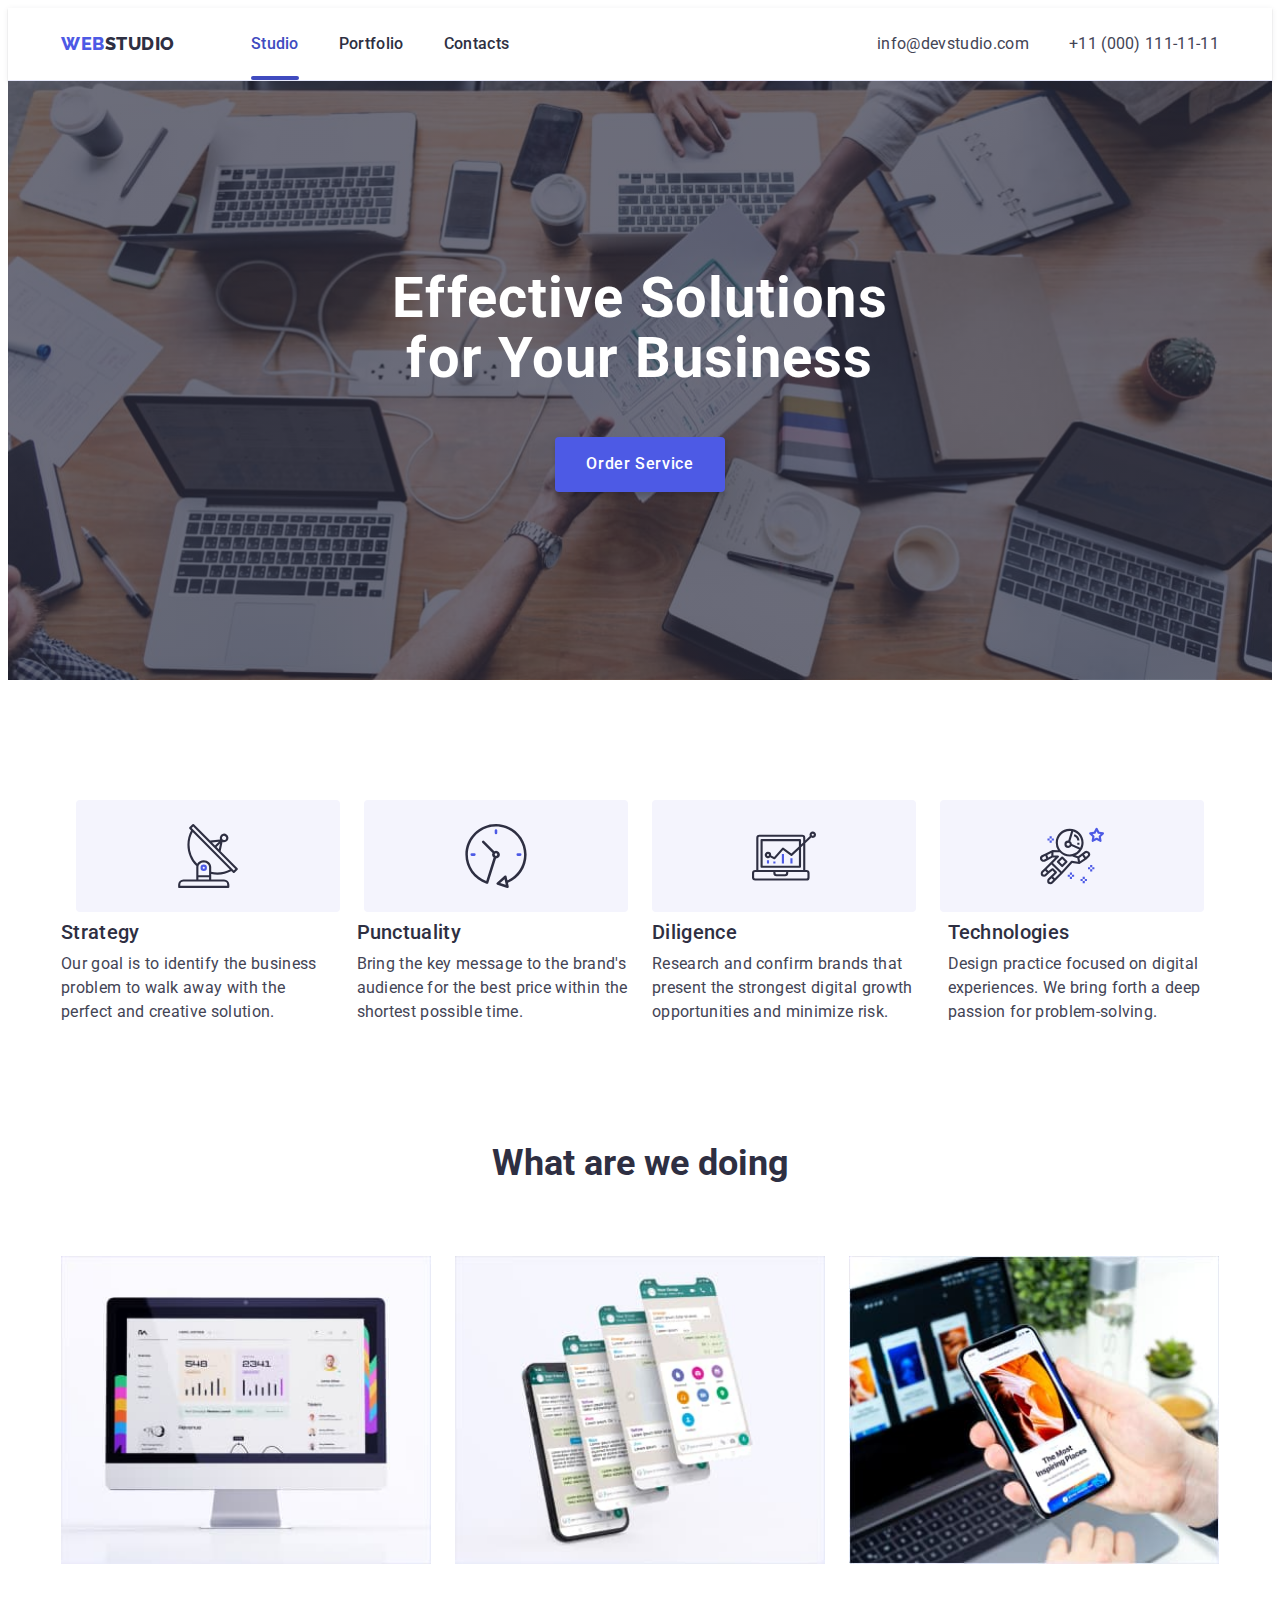
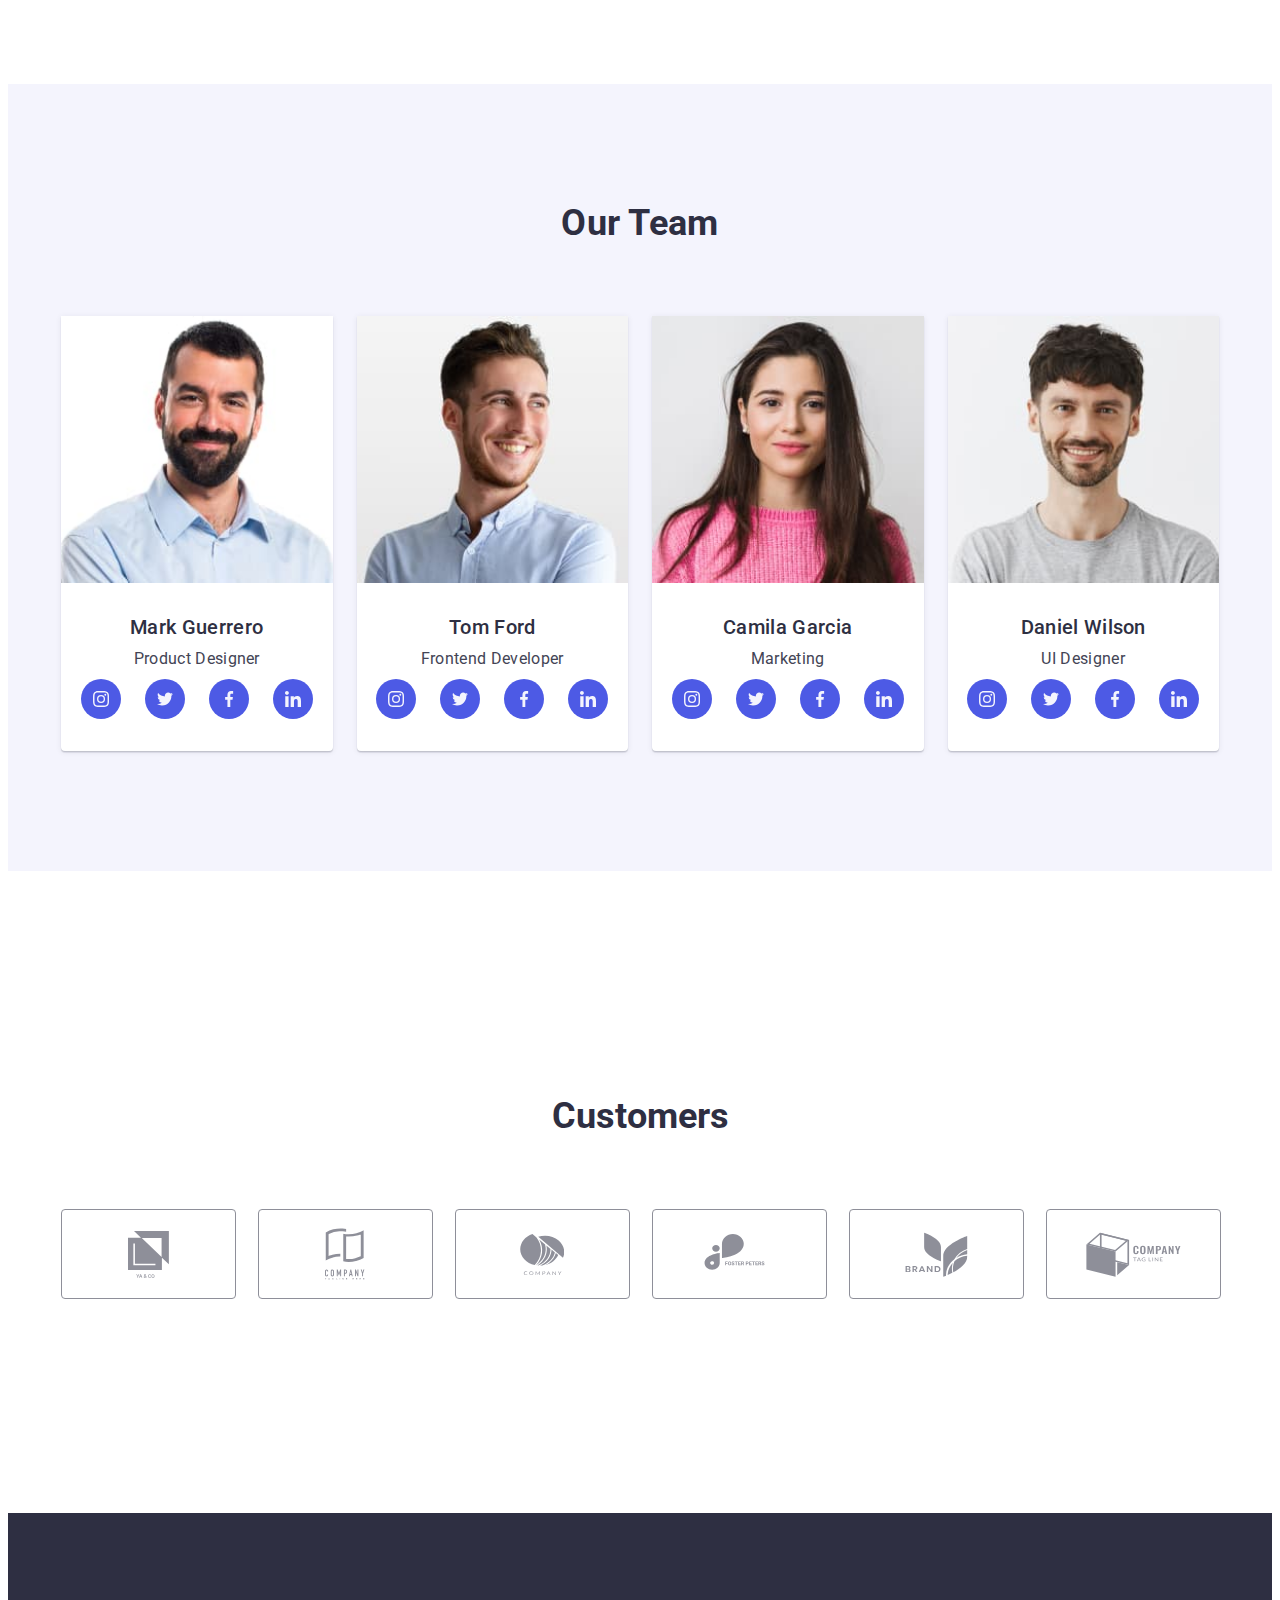
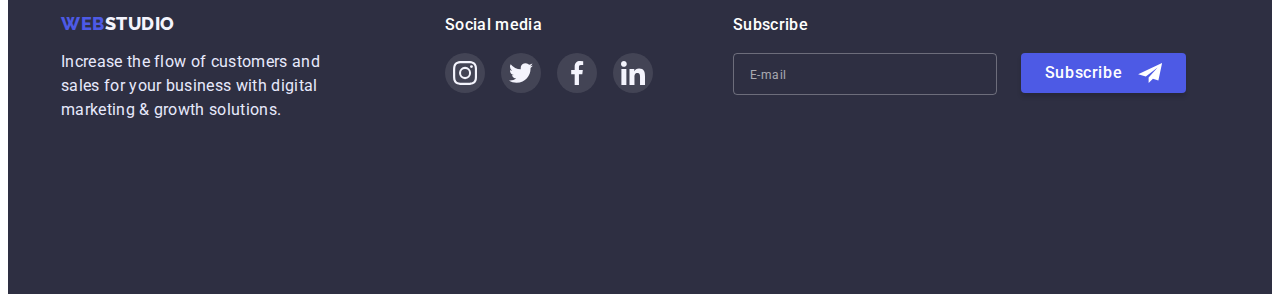
<file: index.html>
<!DOCTYPE html>
<html lang="en">
  <head>
    <meta charset="UTF-8" />
    <meta http-equiv="X-UA-Compatible" content="IE=edge" />
    <meta name="viewport" content="width=device-width, initial-scale=1.0" />
    <title>Web Studio</title>
    <link rel="preconnect" href="https://fonts.googleapis.com" />
    <link rel="preconnect" href="https://fonts.gstatic.com" crossorigin />
    <link
      href="https://fonts.googleapis.com/css2?family=Raleway:wght@800&family=Roboto:wght@400;500;700;900&display=swap"
      rel="stylesheet"
    />
    <link
      rel="stylesheet"
      href="https://cdnjs.cloudflare.com/ajax/libs/modern-normalize/1.1.0/modern-normalize.min.css"
      integrity="sha512-wpPYUAdjBVSE4KJnH1VR1HeZfpl1ub8YT/NKx4PuQ5NmX2tKuGu6U/JRp5y+Y8XG2tV+wKQpNHVUX03MfMFn9Q=="
      crossorigin="anonymous"
      referrerpolicy="no-referrer"
    />
    <link rel="stylesheet" href="./css/styles.css" />
    <link rel="stylesheet" href="./css/mobile.css" />
    <link rel="stylesheet" href="./css/tablet.css" />
    <link rel="stylesheet" href="./css/desctop.css" />
  </head>
  <body>
    <!--Header-->
    <header class="header">
      <div class="container header-container">
        <nav class="header-nav">
          <a href="./index.html" class="logo link"
            >Web<span class="logo-studio">Studio</span></a
          >
          <ul class="site-nav list">
            <li class="site-item">
              <a href="./index.html" class="link current">Studio</a>
            </li>
            <li class="site-item">
              <a href="./portfolio.html" class="link">Portfolio</a>
            </li>
            <li class="site-item">
              <a href="" class="link">Contacts</a>
            </li>
          </ul>
        </nav>
        <address class="address">
          <ul class="list contacts-list">
            <li class="link-contacts">
              <a href="mailto:info@devstudio.com" class="link"
                >info@devstudio.com</a
              >
            </li>
            <li class="link-contacts">
              <a href="tel:+110001111111" class="link">+11 (000) 111-11-11</a>
            </li>
          </ul>
        </address>
        <!-- mobile-hamburger-menu -->
        <button
          type="button"
          class="btn-menu-open js-open-menu"
          aria-expanded="false"
          aria-controls="mobile-menu-nav"
        >
          <svg class="hamburger-icon" width="32" height="22">
            <use href="./images/symbol-defs.svg#hamburger"></use>
          </svg>
        </button>
      </div>
      <div class="mobile-menu js-menu-container" id="mobile-menu-nav">
        <div class="container">
          <div class="mob-menu-top">
            <button type="button" class="mobile-btn-close js-close-menu">
              <svg class="mobile-btn-icon" width="8" height="8">
                <use href="./images/symbol-defs.svg#icon-close-modal-btn"></use>
              </svg>
            </button>
            <ul class="mobile-menu-nav list">
              <li class="mobile-item">
                <a href="./index.html" class="link mobile-link current"
                  >Studio</a
                >
              </li>
              <li class="mobile-item">
                <a href="./portfolio.html" class="link mobile-link"
                  >Portfolio</a
                >
              </li>
              <li class="mobile-item">
                <a href="#" class="link mobile-link current">Contacts</a>
              </li>
            </ul>
          </div>
          <div class="mob-menu-bottom">
            <ul class="list mobile-contacts-list">
              <li class="mobile-contact-items mobile-tel-item">
                <a href="tel:+110001111111" class="link mobile-link-tel"
                  >+11 (000) 111-11-11</a
                >
              </li>
              <li class="mobile-contact-items mobile-email-item">
                <a
                  href="mailto:info@devstudio.com"
                  class="link mobile-link-email"
                  >info@devstudio.com</a
                >
              </li>
            </ul>
            <ul class="mobile-soc-list list">
              <li class="mobile-soc-item">
                <a href="" class="mobile-soc-link link">
                  <svg class="mobile-soc-icon" width="24" height="24">
                    <use href="./images/symbol-defs.svg#icon-instagram"></use>
                  </svg>
                </a>
              </li>
              <li class="mobile-soc-item">
                <a href="" class="mobile-soc-link link">
                  <svg class="mobile-soc-icon" width="24" height="24">
                    <use href="./images/symbol-defs.svg#icon-twitter"></use>
                  </svg>
                </a>
              </li>
              <li class="mobile-soc-item">
                <a href="" class="mobile-soc-link link">
                  <svg class="mobile-soc-icon" width="24" height="24">
                    <use href="./images/symbol-defs.svg#icon-facebook"></use>
                  </svg>
                </a>
              </li>
              <li class="mobile-soc-item">
                <a href="" class="mobile-soc-link link">
                  <svg class="mobile-soc-icon" width="24" height="24">
                    <use href="./images/symbol-defs.svg#icon-linkedin"></use>
                  </svg>
                </a>
              </li>
            </ul>
          </div>
        </div>
      </div>
    </header>
    <!--M A I N content-->
    <main>
      <!--H E R O section-->
      <section class="hero-section">
        <h1 class="hero-title">Effective Solutions for Your Business</h1>
        <button type="button" class="hero-btn" data-modal-open>
          Order Service
        </button>
      </section>

      <!--section1 Features-->
      <section class="section features">
        <div class="container">
          <h2 class="hidden">Features</h2>
          <ul class="list feature-svg-list">
            <li class="feature-item">
              <svg class="feature-icon" width="64" height="64">
                <use href="./images/symbol-defs.svg#icon-antenna"></use>
              </svg>
            </li>
            <li class="feature-item">
              <svg class="feature-icon" width="64" height="64">
                <use href="./images/symbol-defs.svg#icon-clock"></use>
              </svg>
            </li>
            <li class="feature-item">
              <svg class="feature-icon" width="64" height="64">
                <use href="./images/symbol-defs.svg#icon-diagram"></use>
              </svg>
            </li>
            <li class="feature-item">
              <svg class="feature-icon" width="64" height="64">
                <use href="./images/symbol-defs.svg#icon-astronaut"></use>
              </svg>
            </li>
          </ul>
          <ul class="list features-list">
            <li class="item">
              <h3 class="section-title">Strategy</h3>
              <p class="section-text">
                Our goal is to identify the business problem to walk away with
                the perfect and creative solution.
              </p>
            </li>
            <li class="item">
              <h3 class="section-title">Punctuality</h3>
              <p class="section-text">
                Bring the key message to the brand's audience for the best price
                within the shortest possible time.
              </p>
            </li>
            <li class="item">
              <h3 class="section-title">Diligence</h3>
              <p class="section-text">
                Research and confirm brands that present the strongest digital
                growth opportunities and minimize risk.
              </p>
            </li>
            <li class="item">
              <h3 class="section-title">Technologies</h3>
              <p class="section-text">
                Design practice focused on digital experiences. We bring forth a
                deep passion for problem-solving.
              </p>
            </li>
          </ul>
        </div>
      </section>
      <!--section2 ABOUT-->
      <section class="about">
        <div class="container">
          <h2 class="section-title">What are we doing</h2>
          <ul class="list about-list">
            <li class="item-about">
              <img
                srcset="
                  ./images/computer-application.jpg 1x,
                  ./images/about-desctop-1@2x.jpg   2x
                "
                src="./images/computer-application.jpg"
                alt="computer application"
              />
            </li>
            <li class="item-about">
              <img
                srcset="
                  ./images/mobile-application.jpg 1x,
                  ./images/about-desctop-2@2x.jpg 2x
                "
                src="./images/mobile-application.jpg"
                alt="computer application"
              />
            </li>
            <li class="item-about">
              <img
                srcset="
                  ./images/computer-mobile.jpg    1x,
                  ./images/about-desctop-3@2x.jpg 2x
                "
                src="./images/computer-mobile.jpg"
                alt="phone and computer synchronization"
              />
            </li>
          </ul>
        </div>
      </section>
      <!--section-3 T E A M-->
      <section class="section team-section">
        <div class="container">
          <h2 class="section-title team-title">Our Team</h2>
          <ul class="list team-list">
            <li class="team-item">
              <img
                srcset="
                  ./images/team-member1.jpg     1x,
                  ./images/team-member-1@2x.jpg 2x
                "
                src="./images/team-member1.jpg"
                alt="Photo by product designer Mark Guerrero"
              />
              <div class="team-subcontainer">
                <h3 class="section-subtitle">Mark Guerrero</h3>
                <p class="section-text team-text">Product Designer</p>
                <ul class="team-soc-list list">
                  <li class="team-soc-item">
                    <a href="" class="team-soc-link link">
                      <svg class="team-soc-icon" width="16" height="16">
                        <use
                          href="./images/symbol-defs.svg#icon-instagram"
                        ></use>
                      </svg>
                    </a>
                  </li>
                  <li class="team-soc-item">
                    <a href="" class="team-soc-link link">
                      <svg class="team-soc-icon" width="16" height="16">
                        <use href="./images/symbol-defs.svg#icon-twitter"></use>
                      </svg>
                    </a>
                  </li>
                  <li class="team-soc-item">
                    <a href="" class="team-soc-link link">
                      <svg class="team-soc-icon" width="16" height="16">
                        <use
                          href="./images/symbol-defs.svg#icon-facebook"
                        ></use>
                      </svg>
                    </a>
                  </li>
                  <li class="team-soc-item">
                    <a href="" class="team-soc-link link">
                      <svg class="team-soc-icon" width="16" height="16">
                        <use
                          href="./images/symbol-defs.svg#icon-linkedin"
                        ></use>
                      </svg>
                    </a>
                  </li>
                </ul>
              </div>
            </li>
            <li class="team-item">
              <img
                srcset="
                  ./images/team-member2.jpg     1x,
                  ./images/team-member-2@2x.jpg 2x
                "
                src="./images/team-member2.jpg"
                alt="Photo by frontend developer Tom Ford"
              />
              <div class="team-subcontainer">
                <h3 class="section-subtitle">Tom Ford</h3>
                <p class="section-text team-text">Frontend Developer</p>
                <ul class="team-soc-list list">
                  <li class="team-soc-item">
                    <a href="" class="team-soc-link link">
                      <svg class="team-soc-icon" width="16" height="16">
                        <use
                          href="./images/symbol-defs.svg#icon-instagram"
                        ></use>
                      </svg>
                    </a>
                  </li>
                  <li class="team-soc-item">
                    <a href="" class="team-soc-link link">
                      <svg class="team-soc-icon" width="16" height="16">
                        <use href="./images/symbol-defs.svg#icon-twitter"></use>
                      </svg>
                    </a>
                  </li>
                  <li class="team-soc-item">
                    <a href="" class="team-soc-link link">
                      <svg class="team-soc-icon" width="16" height="16">
                        <use
                          href="./images/symbol-defs.svg#icon-facebook"
                        ></use>
                      </svg>
                    </a>
                  </li>
                  <li class="team-soc-item">
                    <a href="" class="team-soc-link link">
                      <svg class="team-soc-icon" width="16" height="16">
                        <use
                          href="./images/symbol-defs.svg#icon-linkedin"
                        ></use>
                      </svg>
                    </a>
                  </li>
                </ul>
              </div>
            </li>
            <li class="team-item">
              <img
                srcset="
                  ./images/team-member3.jpg     1x,
                  ./images/team-member-3@2x.jpg 2x
                "
                src="./images/team-member3.jpg"
                alt="Photo by marketing Camila Garcia"
              />
              <div class="team-subcontainer">
                <h3 class="section-subtitle">Camila Garcia</h3>
                <p class="section-text team-text">Marketing</p>
                <ul class="team-soc-list list">
                  <li class="team-soc-item">
                    <a href="" class="team-soc-link link">
                      <svg class="team-soc-icon" width="16" height="16">
                        <use
                          href="./images/symbol-defs.svg#icon-instagram"
                        ></use>
                      </svg>
                    </a>
                  </li>
                  <li class="team-soc-item">
                    <a href="" class="team-soc-link link">
                      <svg class="team-soc-icon" width="16" height="16">
                        <use href="./images/symbol-defs.svg#icon-twitter"></use>
                      </svg>
                    </a>
                  </li>
                  <li class="team-soc-item">
                    <a href="" class="team-soc-link link">
                      <svg class="team-soc-icon" width="16" height="16">
                        <use
                          href="./images/symbol-defs.svg#icon-facebook"
                        ></use>
                      </svg>
                    </a>
                  </li>
                  <li class="team-soc-item">
                    <a href="" class="team-soc-link link">
                      <svg class="team-soc-icon" width="16" height="16">
                        <use
                          href="./images/symbol-defs.svg#icon-linkedin"
                        ></use>
                      </svg>
                    </a>
                  </li>
                </ul>
              </div>
            </li>
            <li class="team-item">
              <img
                srcset="
                  ./images/team-member4.jpg     1x,
                  ./images/team-member-4@2x.jpg 2x
                "
                src="./images/team-member4.jpg"
                alt="Photo by UI desiner Daniel Wilson"
              />
              <div class="team-subcontainer">
                <h3 class="section-subtitle">Daniel Wilson</h3>
                <p class="section-text team-text">UI Designer</p>
                <ul class="team-soc-list list">
                  <li class="team-soc-item">
                    <a href="" class="team-soc-link link">
                      <svg class="team-soc-icon" width="16" height="16">
                        <use
                          href="./images/symbol-defs.svg#icon-instagram"
                        ></use>
                      </svg>
                    </a>
                  </li>
                  <li class="team-soc-item">
                    <a href="" class="team-soc-link link">
                      <svg class="team-soc-icon" width="16" height="16">
                        <use href="./images/symbol-defs.svg#icon-twitter"></use>
                      </svg>
                    </a>
                  </li>
                  <li class="team-soc-item">
                    <a href="" class="team-soc-link link">
                      <svg class="team-soc-icon" width="16" height="16">
                        <use
                          href="./images/symbol-defs.svg#icon-facebook"
                        ></use>
                      </svg>
                    </a>
                  </li>
                  <li class="team-soc-item">
                    <a href="" class="team-soc-link link">
                      <svg class="team-soc-icon" width="16" height="16">
                        <use
                          href="./images/symbol-defs.svg#icon-linkedin"
                        ></use>
                      </svg>
                    </a>
                  </li>
                </ul>
              </div>
            </li>
          </ul>
        </div>
      </section>
      <!-- C u s t o m e r s  S e c t i o n -->
      <section class="customers-section">
        <div class="container">
          <h2 class="section-title customers-title">Customers</h2>
          <div class="customers-container">
            <ul class="customers-list list">
              <li class="customers-item">
                <a href="" class="customers-link link">
                  <svg class="customers-icon" width="41" height="47">
                    <use href="./images/customers.svg#icon-customer-1"></use>
                  </svg>
                </a>
              </li>
              <li class="customers-item">
                <a href="" class="customers-link link">
                  <svg class="customers-icon" width="40" height="52">
                    <use href="./images/customers.svg#icon-customer-2"></use>
                  </svg>
                </a>
              </li>
              <li class="customers-item">
                <a href="" class="customers-link link">
                  <svg class="customers-icon" width="44" height="41">
                    <use href="./images/customers.svg#icon-customer-3"></use>
                  </svg>
                </a>
              </li>
              <li class="customers-item">
                <a href="" class="customers-link link">
                  <svg class="customers-icon" width="85" height="41">
                    <use href="./images/customers.svg#icon-customer-4"></use>
                  </svg>
                </a>
              </li>
              <li class="customers-item">
                <a href="" class="customers-link link">
                  <svg class="customers-icon" width="63" height="45">
                    <use href="./images/customers.svg#icon-customer-5"></use>
                  </svg>
                </a>
              </li>
              <li class="customers-item">
                <a href="" class="customers-link link">
                  <svg class="customers-icon" width="95" height="45">
                    <use href="./images/customers.svg#icon-customer-6"></use>
                  </svg>
                </a>
              </li>
            </ul>
          </div>
        </div>
      </section>
    </main>
    <!--footer-->
    <footer class="footer-section">
      <div class="container footer-container">
        <div class="first-footer-container">
          <a href="./index.html" class="link footer-logo"
            >Web<span class="footer-span">Studio</span></a
          >
          <p class="footer-text">
            Increase the flow of customers and sales for your business with
            digital marketing & growth solutions.
          </p>
        </div>
        <div class="second-footer-container">
          <p class="footer-soc-text">Social media</p>
          <ul class="footer-soc-list list">
            <li class="footer-soc-item">
              <a href="" class="footer-soc-link link">
                <svg class="footer-soc-icon" width="24" height="24">
                  <use href="./images/symbol-defs.svg#icon-instagram"></use>
                </svg>
              </a>
            </li>
            <li class="footer-soc-item">
              <a href="" class="footer-soc-link link">
                <svg class="footer-soc-icon" width="24" height="24">
                  <use href="./images/symbol-defs.svg#icon-twitter"></use>
                </svg>
              </a>
            </li>
            <li class="footer-soc-item">
              <a href="" class="footer-soc-link link">
                <svg class="footer-soc-icon" width="24" height="24">
                  <use href="./images/symbol-defs.svg#icon-facebook"></use>
                </svg>
              </a>
            </li>
            <li class="footer-soc-item">
              <a href="" class="footer-soc-link link">
                <svg class="footer-soc-icon" width="24" height="24">
                  <use href="./images/symbol-defs.svg#icon-linkedin"></use>
                </svg>
              </a>
            </li>
          </ul>
        </div>
        <div class="third-footer-container">
          <p class="footer-soc-text">Subscribe</p>
          <form class="subscribe-form">
            <input
              class="footer-input"
              type="email"
              name="email"
              placeholder="E-mail"
            />
            <button class="btn-footer-subscribe" type="submit">
              Subscribe
              <svg class="footer-subscribe-icon" width="24" height="20">
                <use href="./images/symbol-defs.svg#icon-send"></use>
              </svg>
            </button>
          </form>
        </div>
      </div>
    </footer>
    <!-- M O D A L-W I N D O W -->
    <div class="backdrop is-hidden" data-modal>
      <div class="modal">
        <button type="button" class="modal-close" data-modal-close>
          <svg class="modal-icon" width="8" height="8">
            <use href="./images/symbol-defs.svg#icon-close-modal-btn"></use>
          </svg>
        </button>
        <div class="modal-container">
          <p class="modal-title">
            Leave your contacts and we will call you back
          </p>
          <form class="modal-form">
            <label class="lable-name" for="username">Name</label>
            <div class="input-wrap">
              <input
                class="modal-input"
                id="username"
                type="text"
                name="username"
              />
              <svg class="input-icon" width="18" height="18">
                <use href="./images/symbol-defs.svg#icon-modal-person"></use>
              </svg>
            </div>

            <label class="lable-name" for="usertel">Phone</label>
            <div class="input-wrap">
              <input class="modal-input" id="usertel" type="tel" name="tel" />
              <svg class="input-icon" width="18" height="24">
                <use href="./images/symbol-defs.svg#icon-phone"></use>
              </svg>
            </div>

            <label for="useremail" class="lable-name">Email</label>
            <div class="input-wrap">
              <input
                class="modal-input"
                id="useremail"
                type="email"
                name="email"
              />
              <svg class="input-icon" width="18" height="24">
                <use href="./images/symbol-defs.svg#icon-email"></use>
              </svg>
            </div>

            <div class="modal-field">
              <label class="lable-name" for="comment">Comment</label>
              <textarea
                id="comment"
                class="modal-comment"
                name="comment"
                placeholder="Text input"
              ></textarea>
            </div>
            <div class="modal-checkbox">
              <input
                class="input-check hidden"
                id="checkbox"
                type="checkbox"
                value="true"
              />
              <label for="checkbox" class="lable-text">
                <span class="lable-checkbox">
                  <svg class="check-icon" width="10" height="8">
                    <use href="./images/symbol-defs.svg#icon-check"></use>
                  </svg>
                </span>
                <span class="privacy-lable"
                  >I accept the terms and conditions of the&nbsp;<a
                    class="privacy-link"
                    href="#"
                    >Privacy Policy</a
                  >
                </span>
              </label>
            </div>
            <button class="modal-btn-send" type="submit">Send</button>
          </form>
        </div>
      </div>
    </div>
    <script src="./js/modal.js"></script>
    <script src="./js/mobile-menu.js"></script>
  </body>
</html>
</file>
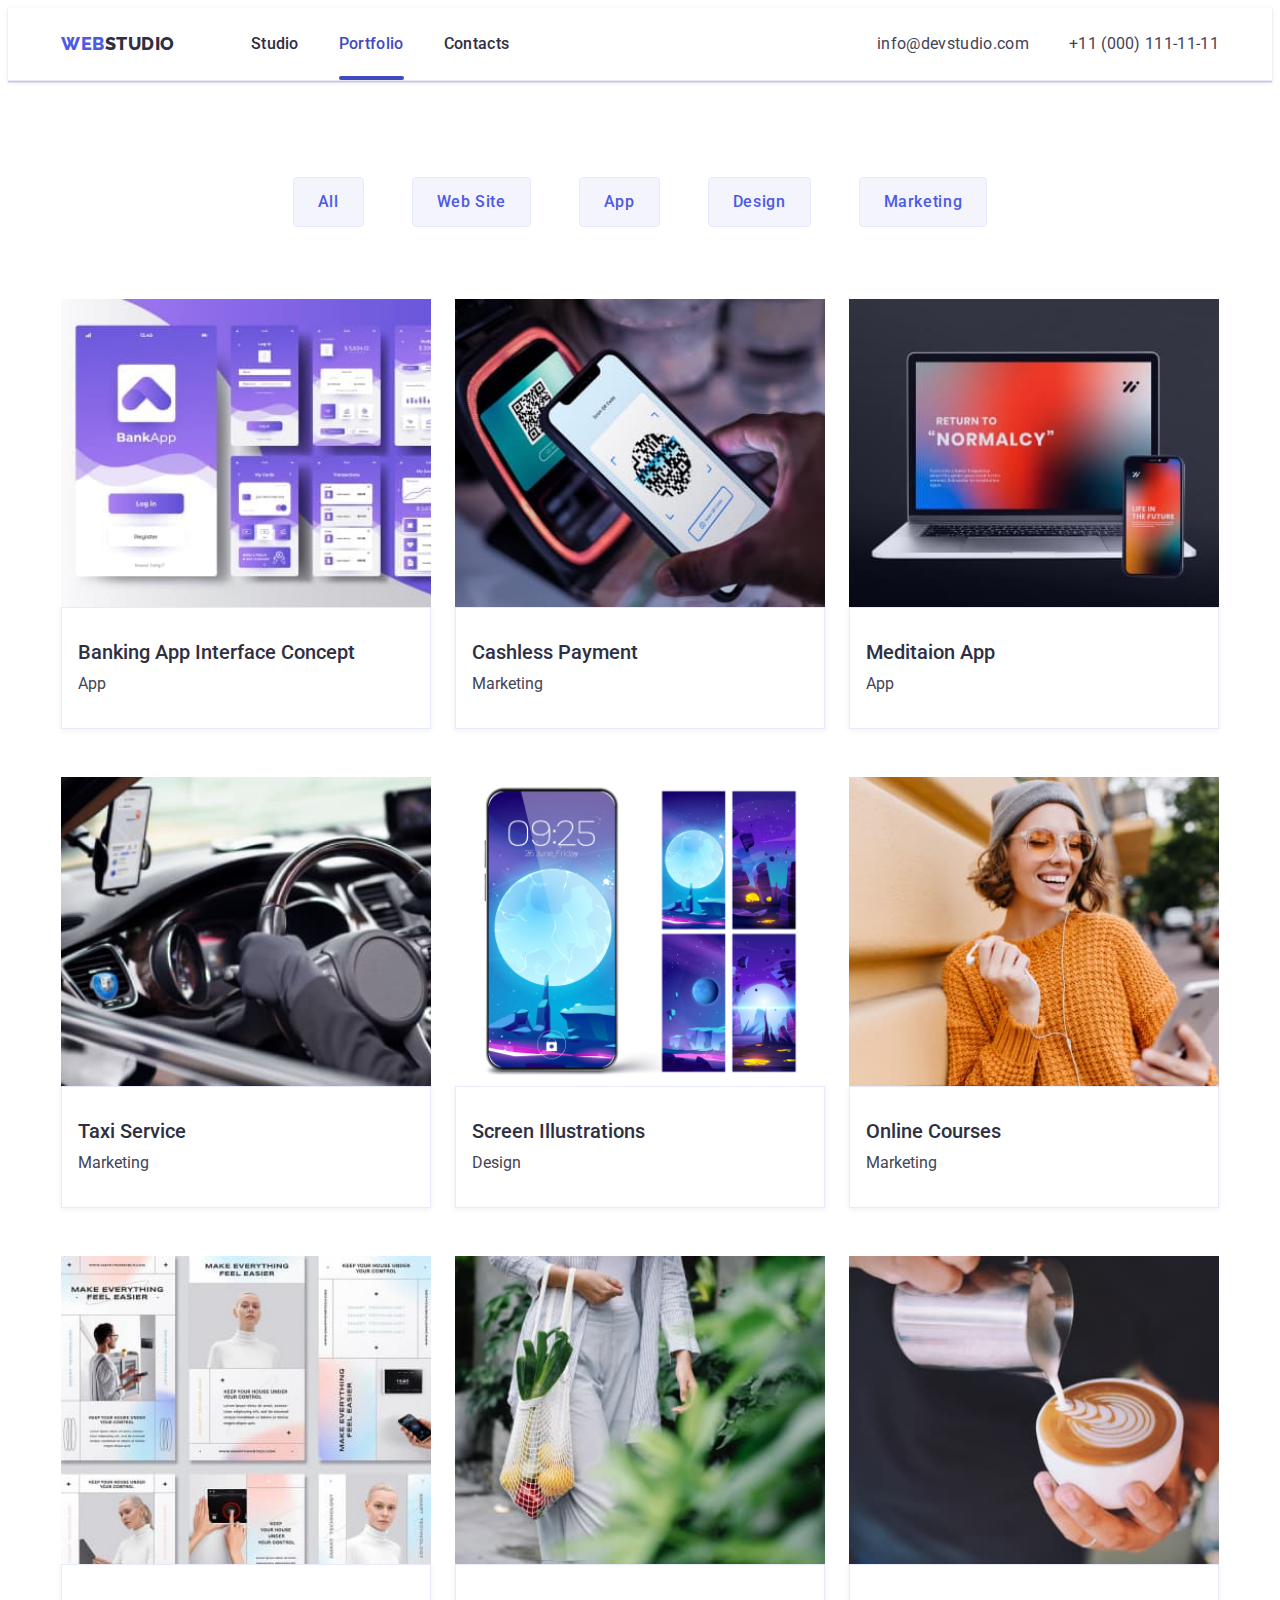
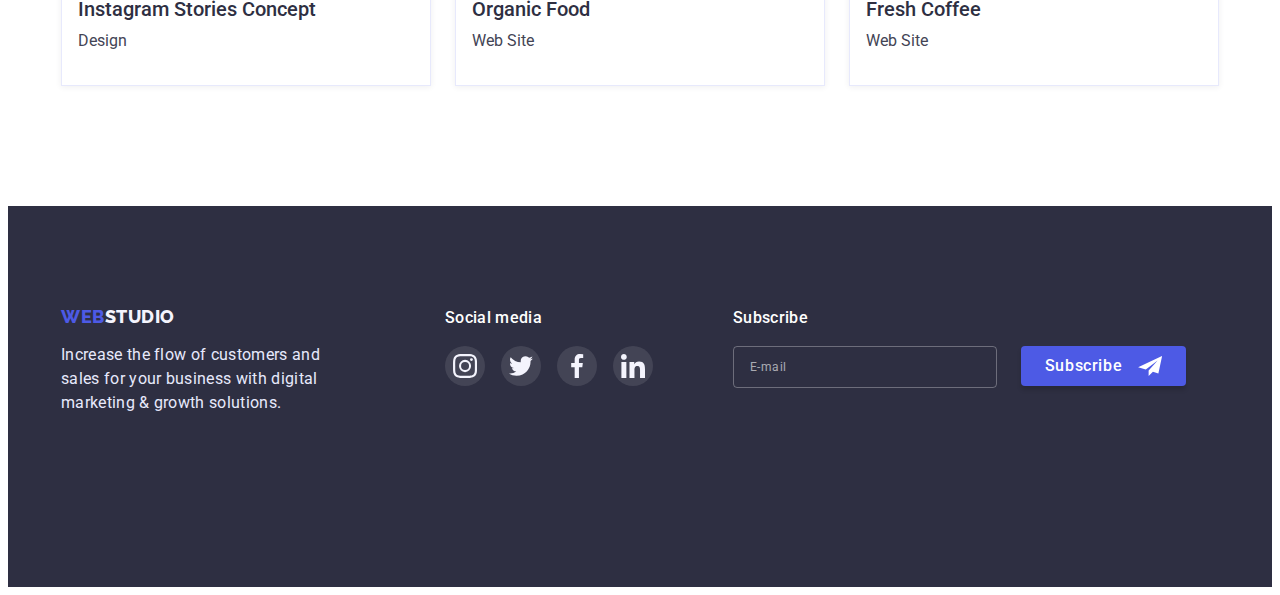
<file: portfolio.html>
<!DOCTYPE html>
<html lang="en">
  <head>
    <meta charset="UTF-8" />
    <meta http-equiv="X-UA-Compatible" content="IE=edge" />
    <meta name="viewport" content="width=device-width, initial-scale=1.0" />
    <title>Portfolio</title>
    <link rel="preconnect" href="https://fonts.googleapis.com" />
    <link rel="preconnect" href="https://fonts.gstatic.com" crossorigin />
    <link
      href="https://fonts.googleapis.com/css2?family=Raleway:wght@800&family=Roboto:wght@400;500;700;900&display=swap"
      rel="stylesheet"
    />
    <link
      rel="stylesheet"
      href="https://cdnjs.cloudflare.com/ajax/libs/modern-normalize/1.1.0/modern-normalize.min.css"
      integrity="sha512-wpPYUAdjBVSE4KJnH1VR1HeZfpl1ub8YT/NKx4PuQ5NmX2tKuGu6U/JRp5y+Y8XG2tV+wKQpNHVUX03MfMFn9Q=="
      crossorigin="anonymous"
      referrerpolicy="no-referrer"
    />
    <link rel="stylesheet" href="./css/styles.css" />
    <link rel="stylesheet" href="./css/mobile.css" />
    <link rel="stylesheet" href="./css/tablet.css" />
    <link rel="stylesheet" href="./css/desctop.css" />
  </head>
  <body>
    <!--Header-->
    <header class="header">
      <div class="container header-container">
        <nav class="header-nav">
          <!--logotype-->
          <a href="./index.html" class="logo link"
            >Web<span class="logo-studio">Studio</span></a
          >
          <!--menu-->
          <ul class="site-nav list">
            <li class="site-item">
              <a href="./index.html" class="link">Studio</a>
            </li>
            <li class="site-item">
              <a href="./portfolio.html" class="link current">Portfolio</a>
            </li>
            <li class="site-item">
              <a href="" class="link">Contacts</a>
            </li>
          </ul>
        </nav>
        <!--contacts-->
        <address class="address">
          <ul class="list contacts-list">
            <li class="link-contacts">
              <a href="mailto:info@devstudio.com" class="link"
                >info@devstudio.com</a
              >
            </li>
            <li class="link-contacts">
              <a href="tel:+110001111111" class="link">+11 (000) 111-11-11</a>
            </li>
          </ul>
        </address>
        <!-- mobile-hamburger-menu -->
        <button
          type="button"
          class="btn-menu-open js-open-menu"
          aria-expanded="false"
          aria-controls="mobile-menu-nav"
        >
          <svg class="hamburger-icon" width="32" height="22">
            <use href="./images/symbol-defs.svg#hamburger"></use>
          </svg>
        </button>
      </div>
      <div class="mobile-menu js-menu-container" id="mobile-menu-nav">
        <div class="container">
          <div class="mob-menu-top">
            <button type="button" class="mobile-btn-close js-close-menu">
              <svg class="mobile-btn-icon" width="8" height="8">
                <use href="./images/symbol-defs.svg#icon-close-modal-btn"></use>
              </svg>
            </button>
            <ul class="mobile-menu-nav list">
              <li class="mobile-item">
                <a href="./index.html" class="link mobile-link current"
                  >Studio</a
                >
              </li>
              <li class="mobile-item">
                <a href="./portfolio.html" class="link mobile-link"
                  >Portfolio</a
                >
              </li>
              <li class="mobile-item">
                <a href="#" class="link mobile-link current">Contacts</a>
              </li>
            </ul>
          </div>
          <div class="mob-menu-bottom">
            <ul class="list mobile-contacts-list">
              <li class="mobile-contact-items mobile-tel-item">
                <a href="tel:+110001111111" class="link mobile-link-tel"
                  >+11 (000) 111-11-11</a
                >
              </li>
              <li class="mobile-contact-items mobile-email-item">
                <a
                  href="mailto:info@devstudio.com"
                  class="link mobile-link-email"
                  >info@devstudio.com</a
                >
              </li>
            </ul>
            <ul class="mobile-soc-list list">
              <li class="mobile-soc-item">
                <a href="" class="mobile-soc-link link">
                  <svg class="mobile-soc-icon" width="24" height="24">
                    <use href="./images/symbol-defs.svg#icon-instagram"></use>
                  </svg>
                </a>
              </li>
              <li class="mobile-soc-item">
                <a href="" class="mobile-soc-link link">
                  <svg class="mobile-soc-icon" width="24" height="24">
                    <use href="./images/symbol-defs.svg#icon-twitter"></use>
                  </svg>
                </a>
              </li>
              <li class="mobile-soc-item">
                <a href="" class="mobile-soc-link link">
                  <svg class="mobile-soc-icon" width="24" height="24">
                    <use href="./images/symbol-defs.svg#icon-facebook"></use>
                  </svg>
                </a>
              </li>
              <li class="mobile-soc-item">
                <a href="" class="mobile-soc-link link">
                  <svg class="mobile-soc-icon" width="24" height="24">
                    <use href="./images/symbol-defs.svg#icon-linkedin"></use>
                  </svg>
                </a>
              </li>
            </ul>
          </div>
        </div>
      </div>
    </header>
    <!--main content -->
    <main>
      <section>
        <div class="container">
          <ul class="list list-button">
            <li class="buttons">
              <button type="button" class="portfolio-btn">All</button>
            </li>
            <li class="buttons">
              <button type="button" class="portfolio-btn">Web Site</button>
            </li>
            <li class="buttons">
              <button type="button" class="portfolio-btn">App</button>
            </li>
            <li class="buttons">
              <button type="button" class="portfolio-btn">Design</button>
            </li>
            <li class="buttons">
              <button type="button" class="portfolio-btn">Marketing</button>
            </li>
          </ul>
          <!-- LIST CARDS -->
          <ul class="list cards">
            <li class="cards-item">
              <a class="cards-link">
                <div class="portfolio-cover-wrap">
                  <img
                    src="./images/potfolio-img1.jpg"
                    width="360"
                    height="300"
                    alt="photo of an interface of a bank program"
                  />
                  <p class="portfolio-cover-text">
                    14 Stylish and User-Friendly App Design Concepts · Task
                    Manager App · Calorie Tracker App · Exotic Fruit Ecommerce
                    App · Cloud Storage App
                  </p>
                </div>
                <div class="cards-subcontainer">
                  <h3 class="section-subtitle cards-title">
                    Banking App Interface Concept
                  </h3>
                  <p class="section-text cards-text">App</p>
                </div>
              </a>
            </li>
            <li class="cards-item">
              <a class="cards-link">
                <div class="portfolio-cover-wrap">
                  <img
                    src="./images/potfolio-img2.jpg"
                    width="360"
                    height="300"
                    alt="mobile phone scans an QR-code"
                  />
                  <p class="portfolio-cover-text">
                    14 Stylish and User-Friendly App Design Concepts · Task
                    Manager App · Calorie Tracker App · Exotic Fruit Ecommerce
                    App · Cloud Storage App
                  </p>
                </div>
                <div class="cards-subcontainer">
                  <h3 class="section-subtitle cards-title">Cashless Payment</h3>
                  <p class="section-text cards-text">Marketing</p>
                </div>
              </a>
            </li>
            <li class="cards-item">
              <a class="cards-link">
                <div class="portfolio-cover-wrap">
                  <img
                    src="./images/potfolio-img3.jpg"
                    width="360"
                    height="300"
                    alt="how the same application opens on a computer and a mobile phone"
                  />
                  <p class="portfolio-cover-text">
                    14 Stylish and User-Friendly App Design Concepts · Task
                    Manager App · Calorie Tracker App · Exotic Fruit Ecommerce
                    App · Cloud Storage App
                  </p>
                </div>
                <div class="cards-subcontainer">
                  <h3 class="section-subtitle cards-title">Meditaion App</h3>
                  <p class="section-text cards-text">App</p>
                </div>
              </a>
            </li>
            <li class="cards-item">
              <a class="cards-link">
                <div class="portfolio-cover-wrap">
                  <img
                    src="./images/potfolio-img4.jpg"
                    width="360"
                    height="300"
                    alt="person behind the wheel looks at the route on the phone"
                  />
                  <p class="portfolio-cover-text">
                    14 Stylish and User-Friendly App Design Concepts · Task
                    Manager App · Calorie Tracker App · Exotic Fruit Ecommerce
                    App · Cloud Storage App
                  </p>
                </div>
                <div class="cards-subcontainer">
                  <h3 class="section-subtitle cards-title">Taxi Service</h3>
                  <p class="section-text cards-text">Marketing</p>
                </div>
              </a>
            </li>
            <li class="cards-item">
              <a class="cards-link">
                <div class="portfolio-cover-wrap">
                  <img
                    src="./images/potfolio-img5.jpg"
                    width="360"
                    height="300"
                    alt="screen illustrations"
                  />
                  <p class="portfolio-cover-text">
                    14 Stylish and User-Friendly App Design Concepts · Task
                    Manager App · Calorie Tracker App · Exotic Fruit Ecommerce
                    App · Cloud Storage App
                  </p>
                </div>
                <div class="cards-subcontainer">
                  <h3 class="section-subtitle cards-title">
                    Screen Illustrations
                  </h3>
                  <p class="section-text cards-text">Design</p>
                </div>
              </a>
            </li>
            <li class="cards-item">
              <a class="cards-link">
                <div class="portfolio-cover-wrap">
                  <img
                    src="./images/potfolio-img6.jpg"
                    width="360"
                    height="300"
                    alt="girl in headphones holds a phone"
                  />
                  <p class="portfolio-cover-text">
                    14 Stylish and User-Friendly App Design Concepts · Task
                    Manager App · Calorie Tracker App · Exotic Fruit Ecommerce
                    App · Cloud Storage App
                  </p>
                </div>
                <div class="cards-subcontainer">
                  <h3 class="section-subtitle cards-title">Online Courses</h3>
                  <p class="section-text cards-text">Marketing</p>
                </div>
              </a>
            </li>
            <li class="cards-item">
              <a class="cards-link">
                <div class="portfolio-cover-wrap">
                  <img
                    src="./images/potfolio-img7.jpg"
                    width="360"
                    height="300"
                    alt="Instagram stories design"
                  />
                  <p class="portfolio-cover-text">
                    14 Stylish and User-Friendly App Design Concepts · Task
                    Manager App · Calorie Tracker App · Exotic Fruit Ecommerce
                    App · Cloud Storage App
                  </p>
                </div>
                <div class="cards-subcontainer">
                  <h3 class="section-subtitle cards-title">
                    Instagram Stories Concept
                  </h3>
                  <p class="section-text cards-text">Design</p>
                </div>
              </a>
            </li>
            <li class="cards-item">
              <a class="cards-link">
                <div class="portfolio-cover-wrap">
                  <img
                    src="./images/potfolio-img8.jpg"
                    width="360"
                    height="300"
                    alt="woman carries a bag with vegetables"
                  />
                  <p class="portfolio-cover-text">
                    14 Stylish and User-Friendly App Design Concepts · Task
                    Manager App · Calorie Tracker App · Exotic Fruit Ecommerce
                    App · Cloud Storage App
                  </p>
                </div>
                <div class="cards-subcontainer">
                  <h3 class="section-subtitle cards-title">Organic Food</h3>
                  <p class="section-text cards-text">Web Site</p>
                </div>
              </a>
            </li>
            <li class="cards-item">
              <a class="cards-link">
                <div class="portfolio-cover-wrap">
                  <img
                    src="./images/potfolio-img9.jpg"
                    width="360"
                    height="300"
                    alt="barista prepares coffee"
                  />
                  <p class="portfolio-cover-text">
                    14 Stylish and User-Friendly App Design Concepts · Task
                    Manager App · Calorie Tracker App · Exotic Fruit Ecommerce
                    App · Cloud Storage App
                  </p>
                </div>
                <div class="cards-subcontainer">
                  <h3 class="section-subtitle cards-title">Fresh Coffee</h3>
                  <p class="section-text cards-text">Web Site</p>
                </div>
              </a>
            </li>
          </ul>
        </div>
      </section>
    </main>
    <!--footer-->
    <footer class="footer-section">
      <div class="container footer-container">
        <div class="first-footer-container">
          <a href="./index.html" class="link footer-logo"
            >Web<span class="footer-span">Studio</span></a
          >
          <p class="footer-text">
            Increase the flow of customers and sales for your business with
            digital marketing & growth solutions.
          </p>
        </div>
        <div class="second-footer-container">
          <p class="footer-soc-text">Social media</p>
          <ul class="footer-soc-list list">
            <li class="footer-soc-item">
              <a href="" class="footer-soc-link link">
                <svg class="footer-soc-icon" width="24" height="24">
                  <use href="./images/symbol-defs.svg#icon-instagram"></use>
                </svg>
              </a>
            </li>
            <li class="footer-soc-item">
              <a href="" class="footer-soc-link link">
                <svg class="footer-soc-icon" width="24" height="24">
                  <use href="./images/symbol-defs.svg#icon-twitter"></use>
                </svg>
              </a>
            </li>
            <li class="footer-soc-item">
              <a href="" class="footer-soc-link link">
                <svg class="footer-soc-icon" width="24" height="24">
                  <use href="./images/symbol-defs.svg#icon-facebook"></use>
                </svg>
              </a>
            </li>
            <li class="footer-soc-item">
              <a href="" class="footer-soc-link link">
                <svg class="footer-soc-icon" width="24" height="24">
                  <use href="./images/symbol-defs.svg#icon-linkedin"></use>
                </svg>
              </a>
            </li>
          </ul>
        </div>
        <div class="third-footer-container">
          <p class="footer-soc-text">Subscribe</p>
          <form class="subscribe-form">
            <input
              class="footer-input"
              type="email"
              name="email"
              placeholder="E-mail"
            />
            <button class="btn-footer-subscribe" type="submit">
              Subscribe
              <svg class="footer-subscribe-icon" width="24" height="20">
                <use href="./images/symbol-defs.svg#icon-send"></use>
              </svg>
            </button>
          </form>
        </div>
      </div>
    </footer>
    <script src="./js/mobile-menu.js"></script>
  </body>
</html>
</file>
<file: css/styles.css>
:root {
  --primary-text-color: #434455;
  --primary-headings-color: #2e2f42;
  --accent-color: #e7e9fc;
  --nav-link-color: #2e2f42;
  --nav-active-link-color: #404bbf;
  --primary-contact-color: #434455;
  --bcg-btn-color: #f4f4fd;
  --bcg-active-btn-color: #404bbf;
  --text-btn-color: #4d5ae5;
  --text-active-btn-color: #ffffff;
  --hero-title-color: #ffffff;
  --hero-bcg-color: #2e2f42;
  --bcg-hero-btn-color: #4d5ae5;
  --bcg-hero-hover-btn-color: #404bbf;
  --hero-text-button-color: #ffffff;
  --portfolio-main-text-btn-color: #4d5ae5;
  --portfolio-hover-text-btn-color: #ffffff;
  --portfolio-main-bcg-btn-color: #f4f4fd;
  --portfolio-hover-bcg-btn-color: #404bbf;
  --portfolio-border-btn-color: #e7e9fc;
  --portfolio-hover-card-color: #f4f4fd;
  --footer-text-color: #e7e9fc;
  --footer-bcg-color: #2e2f42;
  --footer-header-color: #ffffff;
  --footer-bcg-soc-color: rgba(255, 255, 255, 0.1);
  --footer-bcg-soc-hover-color: #31d0aa;
  --logo-web-color: #4d5ae5;
  --logo-studio-color: #2e2f42;
  --logo-footer-studio-color: #f4f4fd;
  --team-seaction-bcg-color: #f4f4fd;
  --header-bcg-color: #ffffff;
  --l-gradient-color: linear-gradient(
    rgba(46, 47, 66, 0.7),
    rgba(46, 47, 66, 0.7)
  );
  --team-soc-link-color: #4d5ae5;
  --team-soc-logo-color: #f4f4fd;
  --customers-icon-color: #8e8f99;
  --customers-icon-hover-color: #404bbf;
  --transition: 250ms cubic-bezier(0.4, 0, 0.2, 1);
}

body {
  font-family: 'Roboto', sans-serif;
  color: var(--primary-text-color);
}
body.modal-open {
  overflow: hidden;
}

p,
h1,
h2,
h3,
h4,
h5,
h6 {
  margin: 0;
}

ul {
  margin: 0;
  padding-left: 0;
}

img {
  display: block;
  width: 100%;
  /* було мін-відз */
  height: auto;
}

.list {
  list-style: none;
}

.link {
  text-decoration: none;
}

.container {
  width: 100%;
  padding-left: 15px;
  padding-right: 15px;
}

.no-scroll {
  overflow: hidden;
}

.hidden {
  visibility: hidden;
  position: absolute;
  width: 1px;
  height: 1px;
  margin: -1px;
  border: 0;
  padding: 0;

  white-space: nowrap;
  clip-path: inset(100%);
  overflow: hidden;
}

/* -----------------SECTIONS---general properties--------------- */

.section {
  letter-spacing: 0.02em;
}

.section-title {
  margin-bottom: 72px;
  font-weight: 700;
  font-size: 36px;
  line-height: 1.11;
  text-align: center;
  color: var(--primary-headings-color);
}

.section-subtitle {
  margin-bottom: 8px;
  font-weight: 500;
  font-size: 20px;
  line-height: 1.2;
  color: var(--primary-headings-color);
}

.section-text {
  font-weight: 500;
  font-size: 16px;
  line-height: 1.5;
}

/* ---------------------------LOGO---------------------*/

.logo {
  display: block;
  margin-right: auto;
  font-family: 'Raleway';
  font-style: normal;
  font-weight: 800;
  font-size: 18px;
  line-height: 1.17;
  letter-spacing: 0.03em;
  text-transform: uppercase;
  color: var(--logo-web-color);
}

.logo-studio {
  color: var(--logo-studio-color);
}

/* --------- HEADER---------- */
.site-nav,
.contacts-list {
  display: none;
}

.header {
  margin: 0 auto;
  padding-top: 24px;
  padding-bottom: 24px;
  border-bottom: 1px solid var(--accent-color);
  background-color: var(--header-bcg-color);
  box-shadow: 0px 2px 1px rgba(45, 46, 62, 0.08),
    0px 1px 1px rgba(46, 47, 66, 0.16), 0px 1px 6px rgba(46, 47, 66, 0.08);
}

.header-container {
  display: flex;
  align-items: center;
  justify-content: space-between;
}

.btn-menu-open {
  padding: 0;
  border: none;
  background-color: transparent;
  line-height: 0;
  cursor: pointer;
}
/* ---------------------Mobile M E N U-------------------- */

.mobile-menu > .container {
  width: 100%;
  padding: 0 15px;
  height: 100%;
  display: flex;
  flex-direction: column;
  justify-content: space-between;
  overflow-y: auto;
}

.mobile-menu {
  position: fixed;
  z-index: 999;
  top: 0%;
  left: 0;
  width: 100%;
  height: 100%;
  padding-top: 24px;
  padding-bottom: 40px;
  background-color: #ffffff;

  transform: translateX(100%);

  opacity: 0;
  visibility: hidden;
  pointer-events: none;
  transition: opacity 250ms linear, visibility 250ms linear;
}

.mobile-menu.is-open {
  opacity: 1;
  visibility: visible;
  pointer-events: auto;

  transform: translateX(0);
}

.mobile-btn-close {
  display: flex;
  width: 24px;
  height: 24px;
  align-items: center;
  justify-content: center;
  padding: 0;
  margin-left: auto;
  margin-bottom: 32px;

  background-color: var(--accent-color);
  border: 1px solid rgba(0, 0, 0, 0.1);
  border-radius: 50%;
  cursor: pointer;

  transition: color var(--transition), background-color var(--transition);
}

.mobile-btn-close:is(:hover, :focus) {
  fill: #ffffff;
  background-color: #404bbf;
}

.mobile-item:not(:last-child) {
  margin-bottom: 40px;
}
.mobile-link {
  font-weight: 700;
  font-size: 36px;
  line-height: calc(40 / 36);
  letter-spacing: 0.02em;
  text-transform: capitalize;
  color: #2e2f42;
  transition: color var(--transition);
}
.mobile-link:is(:hover, :focus) {
  color: #404bbf;
}

.mobile-tel-item {
  margin-bottom: 40px;
}
.mobile-link-tel {
  display: block;
  font-weight: 600;
  font-style: normal;
  font-size: 36px;
  line-height: calc(40 / 36);
  color: #4d5ae5;
  transition: color var(--transition);
}

.mobile-email-item {
  margin-bottom: 48px;
}
.mobile-link-email {
  display: block;
  font-weight: 500;
  font-size: 20px;
  line-height: calc(24 / 20);
  letter-spacing: 0.02em;
  color: #434455;
  transition: color var(--transition);
}
.mobile-contacts-list .link:is(:hover, :focus) {
  color: #4d5ae5;
}

.mobile-soc-list {
  display: flex;
  gap: 56px;
}
@media screen and (max-width: 479px) {
  .mobile-soc-list {
    gap: 40px;
  }
}
.mobile-soc-item {
  width: 40px;
  height: 40px;
}
.mobile-soc-link {
  display: flex;
  justify-content: center;
  align-items: center;

  width: 100%;
  height: 100%;
  border-radius: 50%;

  background-color: var(--team-soc-link-color);
}

/* -----------------HERO---------------- */
.hero-section {
  padding-top: 112px;
  padding-bottom: 112px;
  margin: 0 auto;
  max-width: 767px;

  background-color: var(--hero-bcg-color);
  background-image: var(--l-gradient-color),
    url(../images/hero-bg-mobile@1x.jpg);

  background-repeat: no-repeat;
  background-position: center;
  background-size: cover;

  text-align: center;
}
@media screen and (min-device-pixel-ratio: 2) and (max-width: 767px),
  screen and (min-resolution: 192dpi) and (max-width: 767px),
  screen and (min-resolution: 2dppx) and (max-width: 767px) {
  .hero-section {
    background-color: var(--hero-bcg-color);
    background-image: var(--l-gradient-color),
      url('../images/hero-bg-mobile@2x.jpg');
  }
}

.hero-title {
  margin-bottom: 72px;
  color: var(--hero-title-color);
  max-width: 320px;
  font-weight: 700;
  font-size: 36px;
  line-height: 1.11;
  letter-spacing: 0.02em;
  margin-left: auto;
  margin-right: auto;
}

.hero-btn {
  padding: 0;
  border-radius: 4px;
  min-width: 170px;
  height: 55px;

  color: var(--hero-text-button-color);
  background-color: var(--bcg-hero-btn-color);
  box-shadow: 0px 4px 4px rgba(0, 0, 0, 0.15);

  font-family: inherit;
  font-style: normal;
  font-weight: 500;
  font-size: 16px;
  line-height: 1.5;
  letter-spacing: 0.04em;
  cursor: pointer;
  border: none;

  transition: background-color var(--transition);
}

.hero-btn:is(:hover, :focus) {
  background-color: var(--bcg-hero-hover-btn-color);
}

/* -----------------FEATURES------------------ */
.features {
  margin-top: 96px;
  margin-bottom: 96px;
}

.features-list {
  display: block;
}

.features-list .item {
  margin-bottom: 72px;
  width: 100%;
}

.features-list .item:nth-last-child(-n + 1) {
  margin-bottom: 0;
}

.features .section-title {
  margin-bottom: 8px;
}

/* ---------------TEAM--------------------*/

.team-section {
  background-color: var(--team-seaction-bcg-color);
  padding-bottom: 128px;
  padding-top: 96px;
}

.team-list .team-item {
  margin-bottom: 72px;
  margin-left: auto;
  margin-right: auto;
  background: var(--header-bcg-color);
  box-shadow: 0px 1px 6px rgba(46, 47, 66, 0.08),
    0px 1px 1px rgba(46, 47, 66, 0.16), 0px 2px 1px rgba(46, 47, 66, 0.08);
  border-radius: 0px 0px 4px 4px;
  width: 264px;
  text-align: center;
}

.team-list .team-item:nth-last-child(-n + 1) {
  margin-bottom: 0;
}

.team-subcontainer {
  padding: 32px 16px;
}

.team-soc-list {
  display: flex;
  justify-content: center;
  gap: 24px;
}

.team-text {
  margin-bottom: 8px;
}

.team-soc-item {
  width: 40px;
  height: 40px;
}

.team-soc-link {
  display: flex;
  justify-content: center;
  align-items: center;

  width: 100%;
  height: 100%;
  border-radius: 50%;

  background-color: var(--team-soc-link-color);

  transition: background-color var(--transition);
}

.team-soc-link:is(:hover, :focus) {
  background-color: #404bbf;
}

/* --------------C U S T O M E R S------------- */

.customers-section {
  margin-top: 96px;
  margin-bottom: 96px;
}

.customers-list {
  display: flex;
  flex-wrap: wrap;
}

.customers-item {
  width: calc((100% - 16px) / 2);
  margin-right: 16px;
  margin-bottom: 72px;
  height: 88px;
}

.customers-item:nth-child(2n) {
  margin-right: 0;
}

.customers-item:nth-last-child(-n + 2) {
  margin-bottom: 0;
}

.customers-link {
  display: flex;
  justify-content: center;
  align-items: center;
  width: 100%;
  height: 100%;
  border: 1px solid #8e8f99;
  border-radius: 4px;
  color: var(--customers-icon-color);
  transition: color var(--transition);
}

.customers-icon {
  fill: var(--customers-icon-color);
  transition: fill var(--transition);
}

.customers-link:is(:hover, :focus) {
  border: 1px solid #404bbf;
  fill: var(--customers-icon-hover-color);
}

.customers-link:is(:hover, :focus) > .customers-icon {
  fill: var(--customers-icon-hover-color);
}

/* ---------------CSS for PORTFOLIO--------------- */

.portfolio-btn {
  padding: 12px 24px;
  border: 1px solid var(--accent-color);
  border-radius: 4px;

  transition: color var(--transition), background-color var(--transition),
    box-shadow var(--transition);

  color: var(--portfolio-main-text-btn-color);
  background-color: var(--portfolio-main-bcg-btn-color);

  font-family: inherit;
  font-style: normal;
  font-weight: 500;
  font-size: 16px;
  line-height: 1.5;
  letter-spacing: 0.04em;
  cursor: pointer;
}

.portfolio-btn:is(:hover, :focus) {
  color: var(--portfolio-hover-text-btn-color);
  background-color: var(--portfolio-hover-bcg-btn-color);
  box-shadow: 0px 3px 1px rgba(0, 0, 0, 0.1), 0px 2px 1px rgba(0, 0, 0, 0.08),
    0px 2px 2px rgba(0, 0, 0, 0.12);
  border: none;
}

.list-button {
  display: flex;
  margin-bottom: 48px;
  margin-top: 48px;
  justify-content: flex-start;
  flex-wrap: wrap;
  row-gap: 16px;
  column-gap: 24px;
}

.cards {
  display: flex;
  flex-wrap: wrap;
  flex-direction: column;
  align-content: center;
  margin-bottom: 120px;
}

.cards-item {
  margin-bottom: 48px;
  cursor: pointer;
}

.cards-subcontainer {
  padding: 32px 16px;
  border: 1px solid var(--accent-color);
  box-shadow: 0px 1px 6px rgba(46, 47, 66, 0.08);
}

.cards-item:last-child {
  margin-bottom: 0;
}

.cards-link {
  display: block;
  transition: box-shadow var(--transition);
}

.cards-link:is(:hover, :focus) {
  box-shadow: 0px 1px 6px rgba(46, 47, 66, 0.08),
    0px 1px 1px rgba(46, 47, 66, 0.16), 0px 2px 1px rgba(46, 47, 66, 0.08);
}

.portfolio-cover-wrap {
  position: relative;
  overflow: hidden;
}

.portfolio-cover-text {
  position: absolute;
  top: 0;
  padding: 40px 32px 164px 32px;
  transform: translateY(100%);
  transition: transform var(--transition);

  font-size: 16px;
  line-height: 1.5;
  letter-spacing: 0.02em;
  height: 100%;

  color: #f4f4fd;
  background-color: #4d5ae5;
}

.cards-item:is(:hover, :focus) .portfolio-cover-text {
  transform: translateY(0);
}

/* -------------FOOTER---------------- */
.footer-section {
  background-color: var(--footer-bcg-color);
  padding-bottom: 96px;
  padding-top: 96px;
}
.footer-container {
  display: flex;
  flex-direction: column;
  align-items: center;
  text-align: center;
}
.first-footer-container {
  width: 264px;
  margin-bottom: 72px;
}
.second-footer-container {
  margin-bottom: 72px;
}
.third-footer-container {
  width: 100%;
}

.footer-text {
  font-size: 16px;
  line-height: 1.5;
  letter-spacing: 0.02em;
  color: var(--footer-text-color);
}

.footer-span {
  color: var(--logo-footer-studio-color);
}

.footer-logo {
  display: block;
  margin-bottom: 16px;
  color: var(--logo-web-color);
  font-family: 'Raleway';
  font-style: normal;
  font-weight: 800;
  font-size: 18px;
  line-height: 1.17;
  letter-spacing: 0.03em;
  text-transform: uppercase;
}

.footer-soc-text {
  margin-bottom: 16px;

  font-weight: 500;
  font-size: 16px;
  line-height: 1.5;
  letter-spacing: 0.02em;
  color: var(--footer-header-color);
}

.footer-soc-list {
  display: flex;
  justify-content: center;
  gap: 16px;
}

.footer-soc-item {
  width: 40px;
  height: 40px;
}

.footer-soc-link {
  display: flex;
  justify-content: center;
  align-items: center;

  width: 100%;
  height: 100%;
  border-radius: 50%;

  background-color: var(--footer-bcg-soc-color);

  transition: background-color var(--transition);
}

.footer-soc-link:is(:hover, :focus) {
  background-color: var(--footer-bcg-soc-hover-color);
}
.subscribe-form {
  display: flex;
  flex-wrap: wrap;
  justify-content: center;
}
.footer-input {
  width: 100%;
  height: 40px;
  padding: 0 0 0 16px;
  margin-bottom: 16px;

  border: 1px solid rgba(255, 255, 255, 0.3);
  border-radius: 4px;
  outline: transparent;

  background-color: transparent;
  color: rgba(255, 255, 255, 0.6);
  font-family: inherit;

  transition: border var(--transition);
}
.footer-input:focus {
  border: 1px solid rgba(255, 255, 255, 0.3);
}

.footer-input::placeholder {
  color: rgba(255, 255, 255, 0.6);
  font-family: inherit;
  font-size: 12px;
  line-height: 2;
  letter-spacing: 0.04em;
}

.btn-footer-subscribe {
  display: flex;
  justify-content: center;
  align-items: center;
  padding: 0;
  border-radius: 4px;
  min-width: 165px;
  height: 40px;

  color: #ffffff;
  background-color: var(--bcg-hero-btn-color);
  box-shadow: 0px 4px 4px rgba(0, 0, 0, 0.15);

  font-family: inherit;
  font-style: normal;
  font-weight: 500;
  font-size: 16px;
  line-height: 1.5;
  letter-spacing: 0.04em;
  cursor: pointer;
  border: none;

  transition: background-color var(--transition);
}

.btn-footer-subscribe:is(:hover, :focus) {
  background-color: var(--bcg-hero-hover-btn-color);
}
.footer-subscribe-icon {
  margin-left: 16px;
}
/* --------M O D A L --- W I N D O W------- */

.backdrop {
  position: fixed;
  top: 0;
  left: 0;
  padding: 96px 16px;
  width: 100%;
  height: 100%;
  background-color: rgba(46, 47, 66, 0.4);
  transition: opacity 250ms linear, visibility 250ms linear;
  overflow-y: scroll;
}

.is-hidden {
  opacity: 0;
  visibility: hidden;
  pointer-events: none;
}
.modal {
  margin: auto;
  background-color: #fcfcfc;
  box-shadow: 0px 1px 1px rgba(0, 0, 0, 0.14), 0px 1px 3px rgba(0, 0, 0, 0.12),
    0px 2px 1px rgba(0, 0, 0, 0.2);
  border-radius: 4px;
  width: 100%;
  max-width: 392px;
  padding: 24px 16px;

  transition: opacity 250ms linear, visibility 250ms linear;
}
.modal-container {
  display: flex;
  flex-direction: column;
  align-items: center;
  width: 100%;
}

@media screen and (max-width: 767px) {
  .backdrop.is-hidden .modal {
    transition: opacity 250ms linear, visibility 250ms linear;
  }
}

.modal-close {
  display: flex;
  width: 24px;
  height: 24px;
  align-items: center;
  justify-content: center;
  padding: 0;
  margin-left: auto;
  margin-bottom: 24px;

  background-color: var(--accent-color);
  border: 1px solid rgba(0, 0, 0, 0.1);
  border-radius: 50%;

  transition: color var(--transition), background-color var(--transition);
}

.modal-close:is(:hover, :focus) {
  fill: #ffffff;
  background-color: #404bbf;
}

.modal-title {
  margin-bottom: 16px;

  color: #2e2f42;

  text-align: center;
  font-weight: 500;
  font-size: 16px;
  line-height: 1.5;
  letter-spacing: 0.02em;
}
.lable-name {
  display: inline-block;
  margin-bottom: 4px;

  color: #8e8f99;

  font-size: 12px;
  line-height: 1.33;
  letter-spacing: 0.04em;
}

.input-wrap {
  position: relative;
  margin-bottom: 8px;
}

.modal-input {
  width: 100%;
  height: 40px;
  padding: 0 0 0 38px;

  border: 1px solid rgba(33, 33, 33, 0.2);
  border-radius: 4px;
  outline: transparent;

  background-color: transparent;
  color: #000000;
  font-family: inherit;

  transition: border-color var(--transition);
}

.modal-input:focus {
  border-color: #4d5ae5;
}

.modal-input:focus + .input-icon {
  fill: #4d5ae5;
}

.input-icon {
  position: absolute;
  top: 50%;
  left: 16px;
  transform: translateY(-50%);

  transition: fill var(--transition);
}

.modal-field {
  margin-bottom: 16px;
}
.modal-comment {
  width: 100%;
  height: 120px;
  padding: 8px 16px;
  border: 1px solid rgba(33, 33, 33, 0.2);
  border-radius: 4px;
  outline: transparent;
  resize: none;

  background-color: transparent;
  color: #000000;

  font-size: 12px;
  font-family: inherit;
  line-height: 1.33;

  transition: border-color var(--transition);
}

.modal-comment::placeholder {
  color: rgba(117, 117, 117, 0.5);
}

.modal-comment:focus {
  border-color: #4d5ae5;
}

.modal-checkbox {
  margin-bottom: 24px;
}
.lable-checkbox {
  display: flex;
  align-items: center;
  justify-content: center;
  width: 100%;
  max-width: 16px;
  height: 16px;
  border: 1.25px solid #2e2f42;
  border-radius: 2px;
  margin-right: 8px;
  fill: transparent;
}

.input-check:checked + .lable-text > .lable-checkbox {
  background-color: #404bbf;
  fill: #f4f4fd;
  border: none;
}

.input-check:focus + .lable-text > .lable-checkbox {
  border: 1.25px solid #2e2f42;
}

.lable-text {
  display: flex;
}
.privacy-lable {
  display: inline-block;
  font-size: 12px;
  line-height: 1.33;
  letter-spacing: 0.04em;
  color: #757575;
}

.privacy-link {
  color: #4d5ae5;
  font-size: 12px;
  line-height: 1.33;
  letter-spacing: 0.04em;
  text-decoration-line: underline;
}

.modal-btn-send {
  width: 169px;
  height: 56px;
  display: block;
  margin-left: auto;
  margin-right: auto;
  border-radius: 4px;
  padding: 0;

  color: #ffffff;
  background-color: #4d5ae5;
  box-shadow: 0px 4px 4px rgba(0, 0, 0, 0.15);

  font-family: inherit;
  font-style: normal;
  font-weight: 500;
  font-size: 16px;
  line-height: 1.5;
  letter-spacing: 0.04em;
  cursor: pointer;
  border: none;

  transition: background-color var(--transition);
}

.modal-btn-send:is(:hover, :focus) {
  background: #404bbf;
}
</file>
<file: css/mobile.css>
@media screen and (max-width: 1199px) {
  .feature-svg-list,
  .feature-item,
  .about {
    display: none;
  }
}
@media screen and (min-width: 480px) {
  .container {
    max-width: 426px;
    margin: 0 auto;
  }
}
</file>
<file: css/tablet.css>
@media screen and (min-width: 768px) {
  .container {
    max-width: 766px;
  }
  /* -------------------------H E A D E R------------> */
  .mobile-menu,
  .btn-menu-open {
    display: none;
  }
  .header {
    padding-bottom: 10px;
  }

  .logo {
    margin-right: 120px;
  }

  .header-nav {
    display: flex;
    align-items: center;
    margin-right: auto;
  }

  /*----------------SITE NAV------------------ */

  .site-nav {
    display: flex;
    gap: 40px;
  }
  .site-nav .link {
    display: block;
    color: var(--nav-link-color);
    font-weight: 500;
    font-size: 16px;
    line-height: 1.5;
    letter-spacing: 0.02em;
    transition: color var(--transition);
  }
  .site-nav .link:is(:hover, :focus),
  .contacts-list .link:is(:hover, :focus) {
    color: var(--nav-active-link-color);
  }
  .site-nav .link.current {
    color: var(--nav-active-link-color);
  }

  .site-item {
    position: relative;
    display: block;
  }

  .site-item .link.current::after {
    position: absolute;
    display: inline-block;
    content: '';
    height: 4px;
    width: 100%;
    right: 0;
    bottom: -100%;

    background: #404bbf;
    border-radius: 2px;
  }

  /* ----------------CONTACTS------------------ */
  .address {
    font-style: normal;
  }

  .contacts-list {
    display: flex;
    justify-content: space-between;
    flex-direction: column;
  }

  .contacts-list .link {
    display: block;
    font-weight: 400;
    font-size: 16px;
    line-height: 1.5;
    letter-spacing: 0.02em;
    color: var(--primary-contact-color);
    transition: color var(--transition);
  }

  .link-contacts:not(:last-child) {
    margin-bottom: 4px;
  }

  /* ----------------------------H E R O---------------- */
  .hero-section {
    padding-top: 111px;
    padding-bottom: 108px;
    max-width: 1199px;

    background-color: var(--hero-bcg-color);
    background-image: var(--l-gradient-color),
      url(../images/hero-bg-tablet@1x.jpg);
  }
  @media screen and (min-device-pixel-ratio: 2) and (min-width: 768px),
    screen and (min-resolution: 192dpi) and (min-width: 768px),
    screen and (min-resolution: 2dppx) and (min-width: 768px) {
    .hero-section {
      background-color: var(--hero-bcg-color);
      background-image: var(--l-gradient-color),
        url('../images/hero-bg-tablet@2x.jpg');
    }
  }
  .hero-title {
    margin-bottom: 40px;
    max-width: 496px;
    font-weight: 700;
    font-size: 56px;
    line-height: 1.07;
  }
  /*-------------------F E A T U R E S--------------------- */
  .features .section-title {
    text-align: left;
  }

  .features-list {
    display: flex;
    flex-wrap: wrap;
  }

  .features-list .item {
    width: calc((100% - 24px) / 2);
    margin-right: 24px;
  }

  .features-list .item:nth-last-child(-n + 2) {
    margin-bottom: 0;
  }

  .features-list .item:nth-child(2n) {
    margin-right: 0;
  }
  /* ---------------TEAM--------------------*/
  .team-section > .container {
    max-width: 582px;
  }
  .team-section {
    padding-bottom: 104px;
  }
  .team-list {
    display: flex;
    flex-wrap: wrap;
  }
  .team-list .team-item {
    width: calc((100% - 24px) / 2);
    margin-right: 24px;
    margin-bottom: 64px;
  }
  .team-list .team-item:nth-last-child(-n + 2) {
    margin-bottom: 0;
  }
  .team-list .team-item:nth-child(2n) {
    margin-right: 0;
  }

  /* ------------------------C U S T O M E R S------------- */
  .customers-section > .container {
    max-width: 582px;
  }

  .customers-item {
    width: calc((100% - 48px) / 3);
    margin-right: 24px;
  }

  .customers-item:nth-child(2n) {
    margin-right: 24px;
  }

  .customers-item:nth-child(3n) {
    margin-right: 0;
  }

  .customers-item:nth-last-child(-n + 3) {
    margin-bottom: 0;
  }
  /* -------------FOOTER---------------- */
  .footer-section > .container {
    max-width: 526px;
  }
  .footer-container {
    display: flex;
    flex-wrap: wrap;
    flex-direction: row;
    text-align: left;
    align-items: flex-start;
  }
  .first-footer-container {
    width: 264px;
    margin-bottom: 72px;
    margin-right: 24px;
  }

  .subscribe-form {
    display: flex;
    flex-wrap: nowrap;
    justify-content: flex-start;
  }
  .footer-input {
    width: 264px;
    height: 40px;
    margin-bottom: 0;
    margin-right: 24px;
  }
  /* --------M O D A L --- W I N D O W------- */
  .backdrop {
    padding: 0;
  }

  .modal {
    position: absolute;
    top: 60%;
    left: 50%;
    transform: translate(-50%, -50%) scale(1);
    padding: 24px 16px;

    width: 100%;
    max-width: 408px;

    background-color: #fcfcfc;
    box-shadow: 0px 1px 1px rgba(0, 0, 0, 0.14), 0px 1px 3px rgba(0, 0, 0, 0.12),
      0px 2px 1px rgba(0, 0, 0, 0.2);
    border-radius: 4px;

    transition: transform 250ms linear;
  }

  .backdrop.is-hidden .modal {
    transform: translate(-50%, -50%) scaleY(0);
  }

  /* ---------------CSS for PORTFOLIO--------------- */

  .list-button {
    display: flex;
    margin-bottom: 72px;
    margin-top: 96px;
    justify-content: center;
  }

  .list-button .buttons:last-child {
    margin-right: 0;
  }

  .cards {
    display: flex;
    flex-direction: row;
    flex-wrap: wrap;
    margin-bottom: 120px;
  }

  .cards-item {
    width: calc((100% - 24px) / 2);
    margin-right: 24px;
    margin-bottom: 72px;
    cursor: pointer;
  }

  .cards-item:nth-child(2n) {
    margin-right: 0;
  }

  .cards-subcontainer {
    padding: 32px 16px;
    border: 1px solid var(--accent-color);
    box-shadow: 0px 1px 6px rgba(46, 47, 66, 0.08);
  }

  .cards-link {
    display: block;
    transition: box-shadow var(--transition);
  }

  .cards-link:is(:hover, :focus) {
    box-shadow: 0px 1px 6px rgba(46, 47, 66, 0.08),
      0px 1px 1px rgba(46, 47, 66, 0.16), 0px 2px 1px rgba(46, 47, 66, 0.08);
  }

  .portfolio-cover-wrap {
    position: relative;
    overflow: hidden;
  }

  .portfolio-cover-text {
    position: absolute;
    top: 0;
    padding: 40px 32px 164px 32px;
    transform: translateY(100%);
    transition: transform var(--transition);

    font-size: 16px;
    line-height: 1.5;
    letter-spacing: 0.02em;
    height: 100%;

    color: #f4f4fd;
    background-color: #4d5ae5;
  }

  .cards-item:is(:hover, :focus) .portfolio-cover-text {
    transform: translateY(0);
  }
}
</file>
<file: css/desctop.css>
@media screen and (min-width: 1200px) {
  .container {
    max-width: 1158px;
  }
  .section-text {
    font-weight: 400;
  }

  /* -------------------------H E A D E R------------> */
  .header {
    padding-bottom: 24px;
  }

  .logo {
    line-height: 1.33;
    margin-right: 76px;
  }

  .contacts-list {
    display: flex;
    justify-content: flex-start;
    flex-direction: row;
    margin-right: auto;
  }
  .link-contacts:not(:last-child) {
    margin-right: 40px;
    margin-bottom: 0;
  }
  /* -------------------------H E R O-------------------- */
  .hero-section {
    padding-top: 188px;
    padding-bottom: 188px;
    max-width: 1440px;

    background-color: var(--hero-bcg-color);
    background-image: var(--l-gradient-color),
      url(../images/hero-bg-desctop@1x.jpg);
  }
  @media screen and (min-device-pixel-ratio: 2) and (min-width: 768px),
    screen and (min-resolution: 192dpi) and (min-width: 768px),
    screen and (min-resolution: 2dppx) and (min-width: 768px) {
    .hero-section {
      background-color: var(--hero-bcg-color);
      background-image: var(--l-gradient-color),
        url('../images/hero-bg-desctop@2x.jpg');
    }
  }
  .hero-title {
    margin-bottom: 48px;
    max-width: 496px;
    font-weight: 700;
    font-size: 56px;
    line-height: 1.07;
  }
  /*-------------------F E A T U R E S--------------------- */
  .features {
    margin-top: 120px;
    margin-bottom: 120px;
  }
  .features .section-title {
    margin-top: 8px;
    font-weight: 500;
    font-size: 20px;
    line-height: 1.2;
    color: var(--primary-headings-color);
  }
  .features-list {
    display: flex;
    flex-wrap: nowrap;
  }

  .features-list .item {
    margin-bottom: 0;
    margin-right: 24px;
    width: calc((100% - 72px) / 4);
  }
  .features-list .item:nth-child(2) {
    margin-right: 24px;
  }
  .features-list .item:nth-last-child(-n + 1) {
    margin-right: 0;
  }
  .feature-svg-list {
    display: flex;
    justify-content: center;
    gap: 24px;
  }
  .feature-item {
    display: flex;
    justify-content: center;
    align-items: center;

    width: 264px;
    height: 112px;
    border-radius: 4px;

    background-color: #f4f4fd;
  }

  /* ------------------------------ABOUT------------------- */

  .about {
    margin-bottom: 120px;
  }

  .about-list {
    display: flex;
    gap: 24px;
  }

  .item-about {
    width: calc(100% / 3 - 24px / 3 * 2);
  }

  /* --------------------------------TEAM--------------------*/
  .team-section > .container {
    max-width: 1158px;
  }

  .team-section {
    padding-top: 120px;
    padding-bottom: 120px;
  }
  .team-list {
    display: flex;
    flex-wrap: nowrap;
  }
  .team-list .team-item {
    width: calc((100% - 72px) / 4);
    margin-right: 24px;
    margin-left: 0;
    margin-bottom: 0;
  }
  .team-list .team-item:nth-last-child(-n + 1) {
    margin-right: 0;
  }
  .team-list .team-item:nth-child(2) {
    margin-right: 24px;
  }

  /* --------------C U S T O M E R S------------- */

  .customers-section > .container {
    max-width: 1158px;
  }

  .customers-section {
    padding-top: 130px;
    padding-bottom: 120px;
  }

  .customers-list {
    display: flex;
    flex-wrap: nowrap;
  }

  .customers-item {
    width: calc((100% - 120px) / 6);
    margin-right: 24px;
    height: 88px;
    margin-bottom: 0;
  }

  .customers-item:nth-child(3) {
    margin-right: 24px;
  }
  /* --------------------------FOOTER---------------- */
  .footer-section > .container {
    max-width: 1158px;
  }
  .footer-section {
    background-color: var(--footer-bcg-color);
    padding-bottom: 100px;
    padding-top: 100px;
  }
  .footer-container {
    display: flex;
  }
  .first-footer-container {
    width: 264px;
    margin-right: 120px;
  }
  .second-footer-container {
    margin-right: 80px;
  }
  .third-footer-container {
    width: 453px;
  }
  .subscribe-form {
    display: flex;
    flex-wrap: nowrap;
    justify-content: flex-start;
  }

  /* --------M O D A L --- W I N D O W------- */

  .modal {
    top: 50%;
  }

  /* ---------------CSS for PORTFOLIO--------------- */

  .list-button {
    display: flex;
    margin-bottom: 72px;
    margin-top: 96px;
    justify-content: center;
  }

  .buttons {
    margin-right: 24px;
  }

  .list-button .buttons:last-child {
    margin-right: 0;
  }

  .cards {
    display: flex;
    flex-wrap: wrap;
    margin-bottom: 120px;
  }

  .cards-item {
    width: calc((100% - 48px) / 3);
    margin-right: 24px;
    margin-bottom: 48px;
    cursor: pointer;
  }

  .cards-subcontainer {
    padding: 32px 16px;
    border: 1px solid var(--accent-color);
    box-shadow: 0px 1px 6px rgba(46, 47, 66, 0.08);
  }

  .cards-item:nth-child(2n) {
    margin-right: 24px;
  }
  .cards-item:nth-child(3n) {
    margin-right: 0;
  }

  .cards-item:nth-last-child(-n + 3) {
    margin-bottom: 0;
  }

  .cards-link {
    display: block;
    transition: box-shadow var(--transition);
  }

  .cards-link:is(:hover, :focus) {
    box-shadow: 0px 1px 6px rgba(46, 47, 66, 0.08),
      0px 1px 1px rgba(46, 47, 66, 0.16), 0px 2px 1px rgba(46, 47, 66, 0.08);
  }

  .portfolio-cover-wrap {
    position: relative;
    overflow: hidden;
  }

  .portfolio-cover-text {
    position: absolute;
    top: 0;
    padding: 40px 32px 164px 32px;
    transform: translateY(100%);
    transition: transform var(--transition);

    font-size: 16px;
    line-height: 1.5;
    letter-spacing: 0.02em;
    height: 100%;

    color: #f4f4fd;
    background-color: #4d5ae5;
  }

  .cards-item:is(:hover, :focus) .portfolio-cover-text {
    transform: translateY(0);
  }
}
</file>
